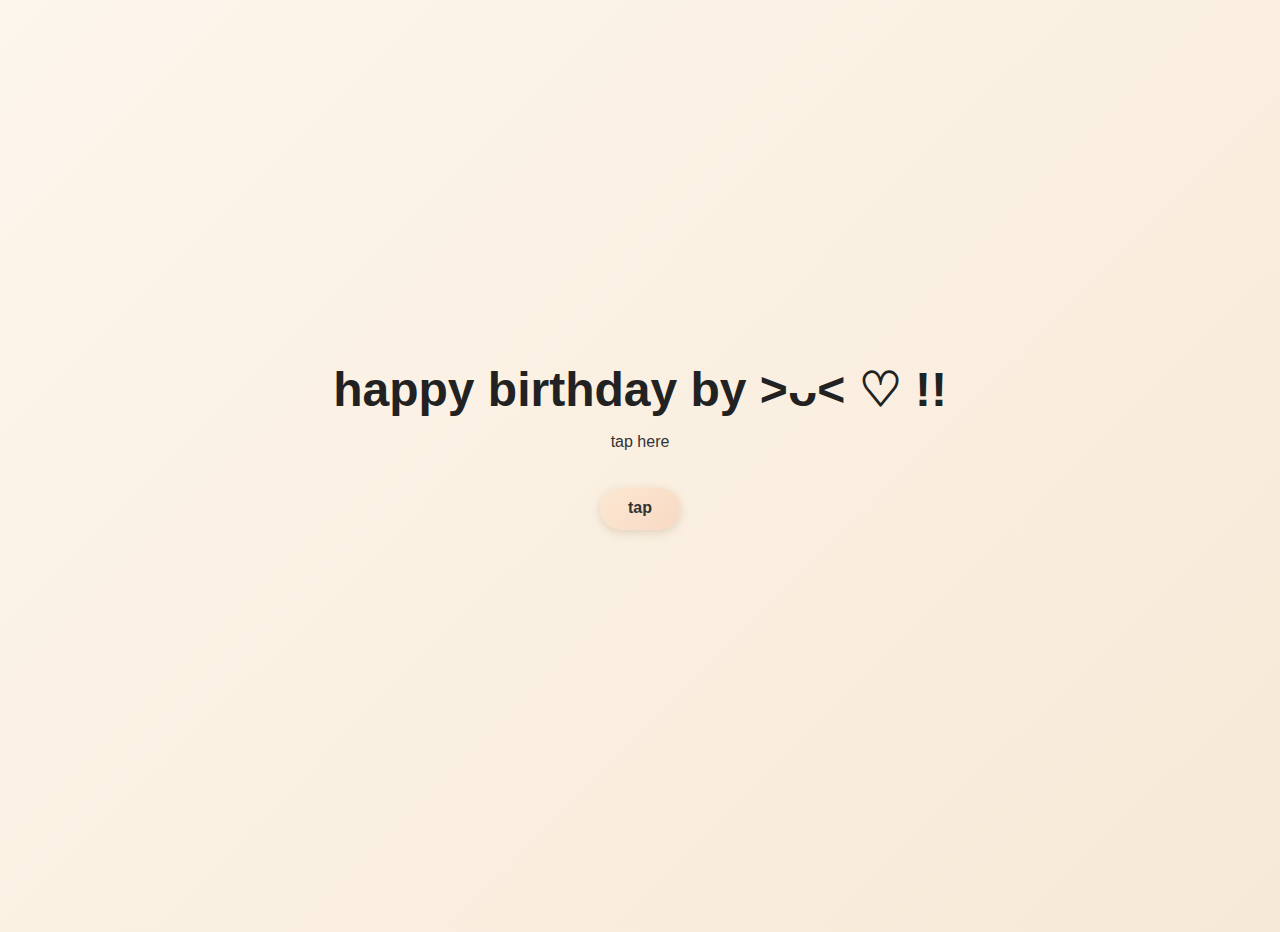
<file: index.html>
<!DOCTYPE html>
<html lang="id">
<head>
  <meta charset="UTF-8">
  <title>Selamat Ulang Tahun!</title>
  <link rel="stylesheet" href="style.css">
</head>
<body class="home">
  <div class="container">
    <h1>happy birthday by >ᴗ< ♡ !!</h1>
    <p>tap here</p>
    <a href="amplop.php" class="btn" id="goBtn">tap</a>
  </div>

  <script>
    // Simpan sinyal agar musik otomatis main nanti
    document.getElementById('goBtn').addEventListener('click', () => {
      sessionStorage.setItem('playMusic', 'true');
    });
  </script>
</body>
</html>
</file>
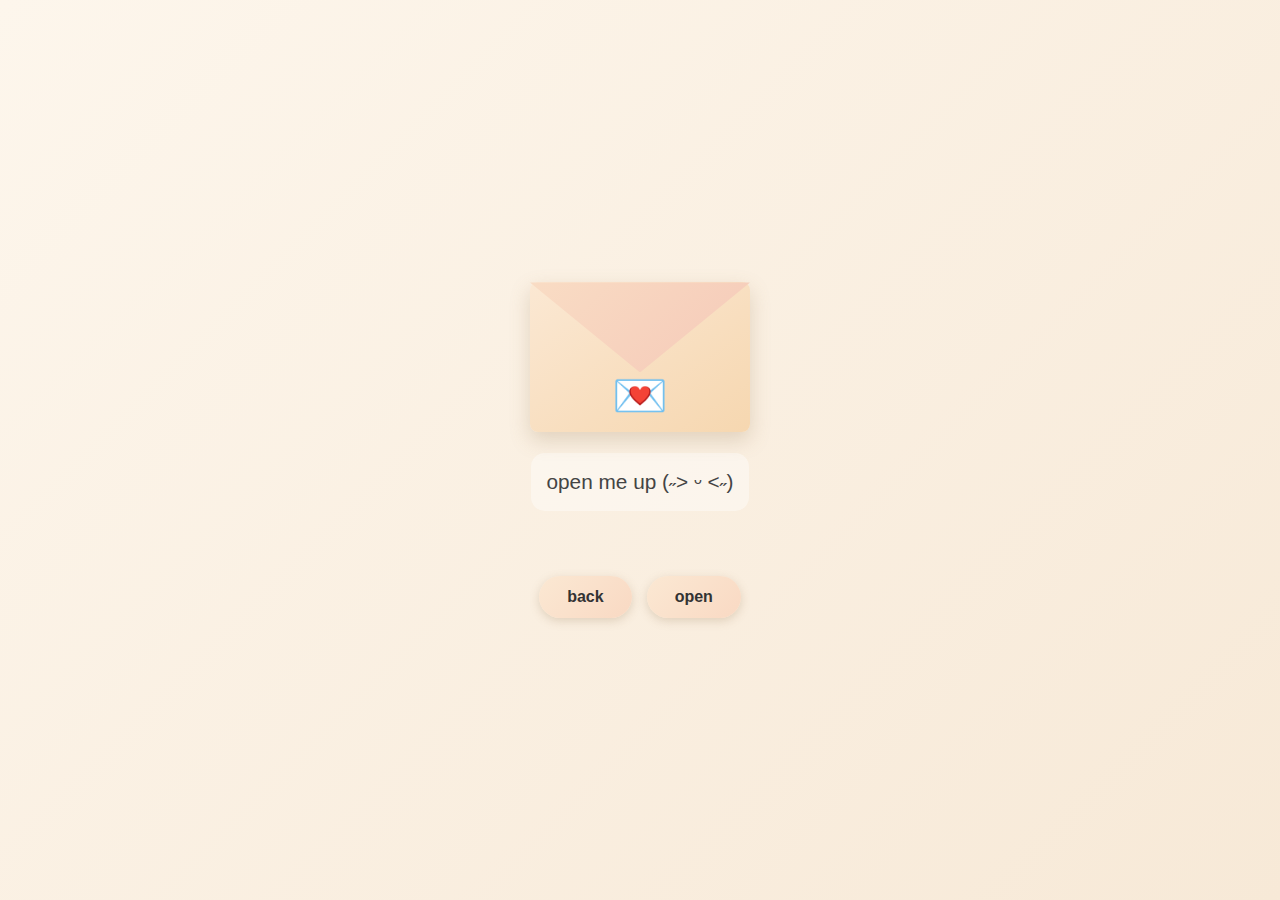
<file: amplop.html>
<!DOCTYPE html>
<html lang="id">
<head>
  <meta charset="UTF-8">
  <title>Buka Surat</title>
  <link rel="stylesheet" href="style.css">
</head>
<body class="amplop-page">
  <div class="envelope-wrapper">
    <div class="envelope">
      <div class="flap"></div>
      <div class="letter">💌</div>
    </div>
  </div>

  <p class="message">open me up (˶˃ ᵕ ˂˶)</p>

  <div class="button-group">
    <a href="index.html" class="btn btn-back">back</a>
    <a href="ucapan.html" class="btn">open</a>
  </div>
</body>
</html>
</file>
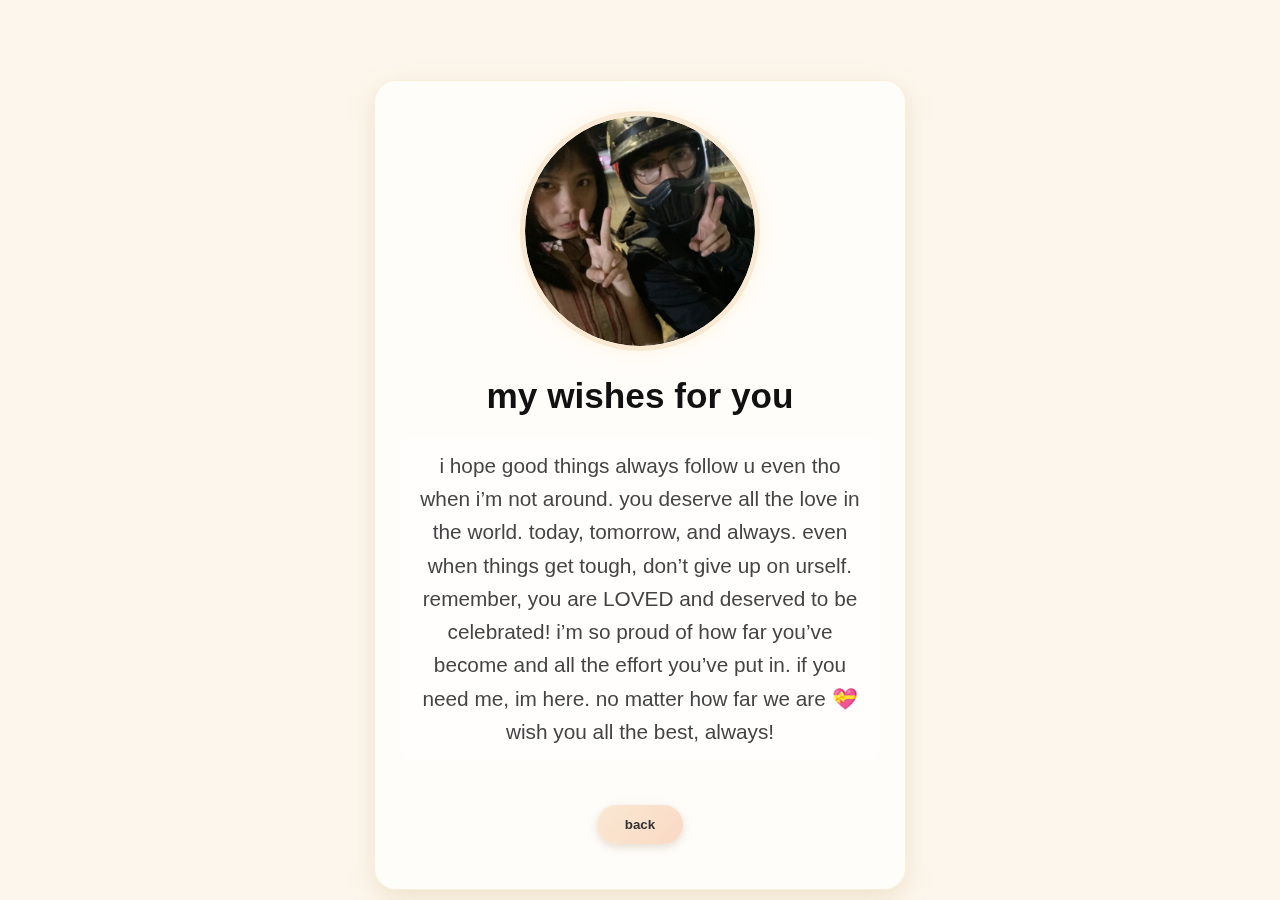
<file: ucapan.html>
<!DOCTYPE html>
<html lang="id">
<head>
  <meta charset="UTF-8">
  <title>Ucapan Ulang Tahun</title>
  <link rel="stylesheet" href="style.css">
</head>
<body class="ucapan">

  <audio id="music" src="audio/Hindia - everything u are.mp3"></audio>

  <div class="card">
    <div class="photo-frame">
      <img src="images/foto1.jpeg" alt="Foto 1" class="photo active">
      <img src="images/foto2.jpeg" alt="Foto 2" class="photo">
      <img src="images/foto3.jpeg" alt="Foto 3" class="photo">
      <img src="images/foto4.jpeg" alt="Foto 4" class="photo">
      <img src="images/foto5.jpeg" alt="Foto 5" class="photo">
      <img src="images/foto6.jpeg" alt="Foto 6" class="photo">
      <!-- kamu bisa tambah lebih banyak foto -->
    </div>

    <div class="text-content">
      <h1>my wishes for you</h1>
      <p class="message">
      i hope good things always follow u even tho when i’m not around. you deserve all the love in the world. today, tomorrow, and always.

even when things get tough, don’t give up on urself.
remember, you are LOVED and deserved to be celebrated!

i’m so proud of how far you’ve become and all the effort you’ve put in. if you need me, im here. 
no matter how far we are 💝 wish you all the best, always!
      </p>
      <button class="btn" id="back">back</button>
    </div>
  </div>

  <!-- letakkan script di sini agar elemen foto sudah siap saat dijalankan -->
  <script src="script.js"></script>
</body>
</html>
</file>
<file: style.css>
/* ============================== */
/*  NUANSA CREAM AESTHETIC 🕊️    */
/*  DENGAN TEKS HITAM ELEGAN     */
/* ============================== */

body {
    margin: 0;
    padding: 0;
    font-family: 'Poppins', sans-serif;
    text-align: center;
    overflow: hidden;
    color: #333;
    height: 100vh;
    background: #fdf6ec;
  }
  
  /* ---------------- */
  /*  HALAMAN UTAMA   */
  /* ---------------- */
  .home, .amplop-page, .ucapan {
    background: linear-gradient(135deg, #fdf6ec, #f7e9d7);
  }
  
  .container {
    position: relative;
    top: 45%;
    transform: translateY(-45%);
  }
  
  h1 {
    font-size: 3em;
    margin-bottom: 10px;
    color: #222;
    animation: fadeIn 2s ease-in-out;
  }
  
  p.message {
    font-size: 1.3em;
    color: #444;
    animation: fadeIn 3s ease-in-out;
  }
  
  /* --- Tombol umum --- */
  .btn {
    display: inline-block;
    background: linear-gradient(135deg, #fbe8d3, #f9d9c3);
    color: #333;
    padding: 12px 24px;
    border-radius: 25px;
    text-decoration: none;
    font-weight: 600;
    margin-top: 20px;
    transition: all 0.3s ease;
    border: none;
    cursor: pointer;
    box-shadow: 0 3px 10px rgba(150, 120, 80, 0.25);
  }
  .btn:hover {
    transform: scale(1.05);
    background: linear-gradient(135deg, #fbeedc, #f8e1ce);
  }
  
  /* --------------------- */
  /*  HALAMAN AMPLOP 💌   */
  /* --------------------- */
  .amplop-page {
    display: flex;
    flex-direction: column;
    justify-content: center;
    align-items: center;
    height: 100vh;
    color: #333;
  }
  
  .envelope-wrapper {
    position: relative;
    width: 220px;
    height: 150px;
    perspective: 600px;
    animation: float 3s ease-in-out infinite;
  }
  
  .envelope {
    position: relative;
    width: 100%;
    height: 100%;
    background: linear-gradient(145deg, #fbe8d3, #f6d7b0);
    border-radius: 8px;
    box-shadow: 0 8px 20px rgba(150, 120, 80, 0.25);
    transform-origin: bottom center;
    animation: shake 2s ease-in-out infinite;
  }
  
  .flap {
    position: absolute;
    top: 0;
    left: 0;
    width: 100%;
    height: 60%;
    background: linear-gradient(135deg, #f9dcc4, #f5c9b8);
    clip-path: polygon(0 0, 100% 0, 50% 100%);
    animation: flapWave 3s ease-in-out infinite;
  }
  
  .letter {
    position: absolute;
    bottom: 10px;
    left: 50%;
    transform: translateX(-50%);
    font-size: 2.8em;
    animation: letterBounce 2.5s ease-in-out infinite;
    color: #555;
  }
  
  /* --- Animasi --- */
  @keyframes shake {
    0%, 100% { transform: rotate(0deg); }
    25% { transform: rotate(1.5deg); }
    50% { transform: rotate(0deg); }
    75% { transform: rotate(-1.5deg); }
  }
  
  @keyframes flapWave {
    0%, 100% { transform: rotateX(0deg); }
    50% { transform: rotateX(15deg); }
  }
  
  @keyframes letterBounce {
    0%, 100% { transform: translate(-50%, 0); }
    50% { transform: translate(-50%, -8px); }
  }
  
  @keyframes float {
    0%, 100% { transform: translateY(0); }
    50% { transform: translateY(-8px); }
  }
  
  .button-group {
    display: flex;
    justify-content: center;
    gap: 15px;
    margin-top: 20px;
  }
  
  .btn-back {
    background: transparent;
    color: #333;
    border: 2px solid #333;
  }
  .btn-back:hover {
    background: rgba(0, 0, 0, 0.05);
  }
  
/* ---------------- */
/*  HALAMAN UCAPAN  */
/* ---------------- */
.ucapan {
    background: linear-gradient(135deg, #fdf6ec);
    display: flex;
    justify-content: center;
    align-items: flex-start;  /* mulai dari atas */
    min-height: 100vh;
    overflow-x: hidden;
    overflow-y: auto;        /* bisa discroll */
    padding: 60px 20px 60px; /* jarak atas-bawah seimbang & lebih rapat ke atas */
    box-sizing: border-box;
  }
  
  .card {
    background: rgba(255, 255, 255, 0.75);
    backdrop-filter: blur(14px);
    border-radius: 22px;
    box-shadow: 0 8px 25px rgba(200, 170, 120, 0.25);
    padding: 30px 25px 45px;
    width: 100%;
    max-width: 480px;
    text-align: center;
    position: relative;
    overflow: visible;
    animation: fadeIn 1.5s ease-in-out;
    border: 1px solid rgba(250, 235, 210, 0.8);
    margin: 20px 0;           /* jarak atas-bawah lebih rapat & seimbang */
  }
  
  
  .photo-frame {
    position: relative;
    width: 230px;
    height: 230px;
    border-radius: 50%;
    margin: 0 auto 25px auto;
    border: 5px solid #f9e9d2;
    box-shadow: 0 0 20px rgba(255, 236, 200, 0.5);
    overflow: hidden;
    display: flex;
    justify-content: center;
    align-items: center;
    animation: float 3s ease-in-out infinite;
  }
  
  .photo {
    position: absolute;
    top: 0;
    left: 0;
    width: 100%;
    height: 100%;
    object-fit: cover;
    border-radius: 50%;
    opacity: 0;
    transition: opacity 1.5s ease-in-out;
  }
  
  .photo.active {
    opacity: 1;
    z-index: 1;
  }
  
  .text-content h1 {
    color: #111;
    font-size: 2.2em;
    margin-bottom: 10px;
  }
  
  .message {
    color: #333;
    font-size: 1.1em;
    line-height: 1.6em;
    margin-bottom: 25px;
    animation: fadeIn 2s ease-in-out;
    background: rgba(255, 255, 255, 0.4);
    padding: 12px 15px;
    border-radius: 14px;
  }
  
  .btn {
    background: linear-gradient(135deg, #fbe8d3, #f9d9c3);
    color: #333;
    padding: 12px 28px;
    border-radius: 25px;
    text-decoration: none;
    font-weight: 600;
    transition: 0.3s;
    border: none;
    cursor: pointer;
    box-shadow: 0 3px 10px rgba(150, 120, 80, 0.25);
  }
  
  .btn:hover {
    transform: scale(1.05);
    background: linear-gradient(135deg, #fbeedc, #f8e1ce);
  }
  
  .balloon {
    position: fixed;
    bottom: -100px;
    font-size: 2rem;
    animation: floatUp 6s linear infinite;
    opacity: 0.85;
    z-index: 0;
    color: #cbb391;
    filter: drop-shadow(0 3px 5px rgba(0,0,0,0.1));
  }
  
  @keyframes floatUp {
    0% { transform: translateY(0); opacity: 1; }
    100% { transform: translateY(-110vh); opacity: 0; }
  }
  
  @keyframes fadeIn {
    from { opacity: 0; transform: translateY(20px); }
    to { opacity: 1; transform: translateY(0); }
  }
</file>
